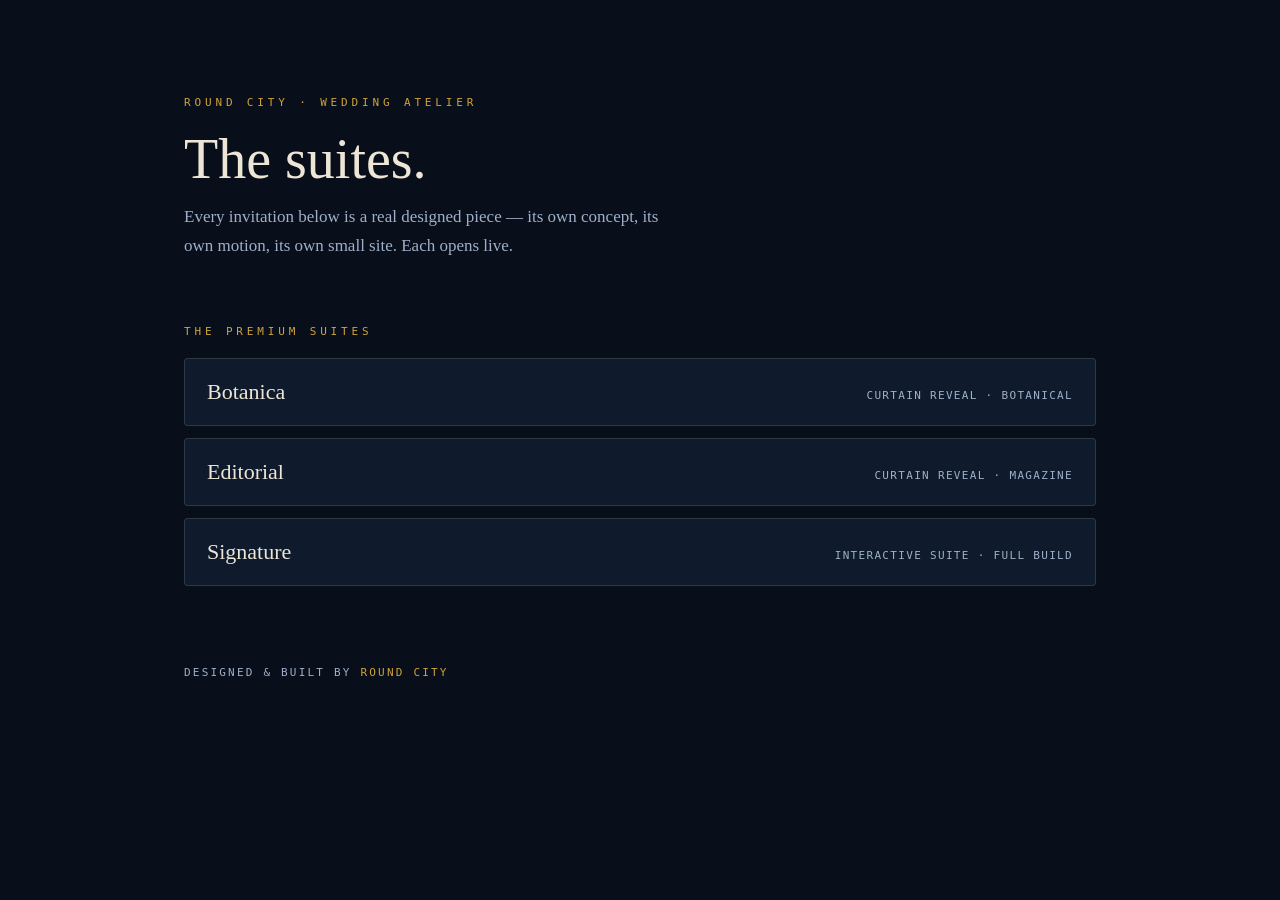
<file: index.html>
<!DOCTYPE html>
<html lang="en">
<head>
<meta charset="UTF-8">
<meta name="viewport" content="width=device-width, initial-scale=1.0">
<title>Wedding Atelier — the suites · Round City</title>
<meta name="description" content="Bespoke wedding invitation suites designed and built by Round City — each one its own small world.">
<style>
  :root { --night:#0F1B2D; --river:#080E1A; --plaster:#EDE6D6; --gold:#CFA43B; --mist:#9FB0C8; }
  * { margin:0; padding:0; box-sizing:border-box; }
  body { background:var(--river); color:var(--plaster); font-family:Georgia,'Times New Roman',serif; }
  .wrap { max-width:960px; margin:0 auto; padding:96px 24px; }
  .eyebrow { font-family:ui-monospace,Menlo,monospace; font-size:11px; letter-spacing:.35em; text-transform:uppercase; color:var(--gold); }
  h1 { font-size:clamp(34px,5vw,56px); font-weight:400; margin:18px 0 12px; }
  .lede { color:var(--mist); font-size:17px; line-height:1.7; max-width:56ch; }
  h2 { font-family:ui-monospace,Menlo,monospace; font-size:11px; letter-spacing:.35em; text-transform:uppercase; color:var(--gold); margin:64px 0 20px; font-weight:400; }
  ul { list-style:none; display:grid; gap:12px; }
  a.suite { display:flex; justify-content:space-between; align-items:baseline; gap:16px; padding:20px 22px; border:1px solid rgba(237,230,214,.14); border-radius:4px; background:var(--night); color:var(--plaster); text-decoration:none; transition:border-color .2s, transform .2s; }
  a.suite:hover { border-color:var(--gold); transform:translateY(-1px); }
  .name { font-size:22px; }
  .note { font-family:ui-monospace,Menlo,monospace; font-size:11px; letter-spacing:.12em; color:var(--mist); text-transform:uppercase; white-space:nowrap; }
  footer { margin-top:80px; font-family:ui-monospace,Menlo,monospace; font-size:11px; letter-spacing:.2em; color:var(--mist); text-transform:uppercase; }
  footer a { color:var(--gold); text-decoration:none; }
</style>
</head>
<body>
<div class="wrap">
  <p class="eyebrow">Round City · Wedding Atelier</p>
  <h1>The suites.</h1>
  <p class="lede">Every invitation below is a real designed piece — its own concept, its own motion, its own small site. Each opens live.</p>

  <h2>The premium suites</h2>
  <ul>
    <li><a class="suite" href="/botanica/"><span class="name">Botanica</span><span class="note">Curtain reveal · botanical</span></a></li>
    <li><a class="suite" href="/editorial/"><span class="name">Editorial</span><span class="note">Curtain reveal · magazine</span></a></li>
    <li><a class="suite" href="/roundcity-atelier/signature/"><span class="name">Signature</span><span class="note">Interactive suite · full build</span></a></li>
  </ul>

  <footer>Designed &amp; built by <a href="https://roundcity.co/jobs/wedding-atelier">Round City</a></footer>
</div>
</body>
</html>
</file>
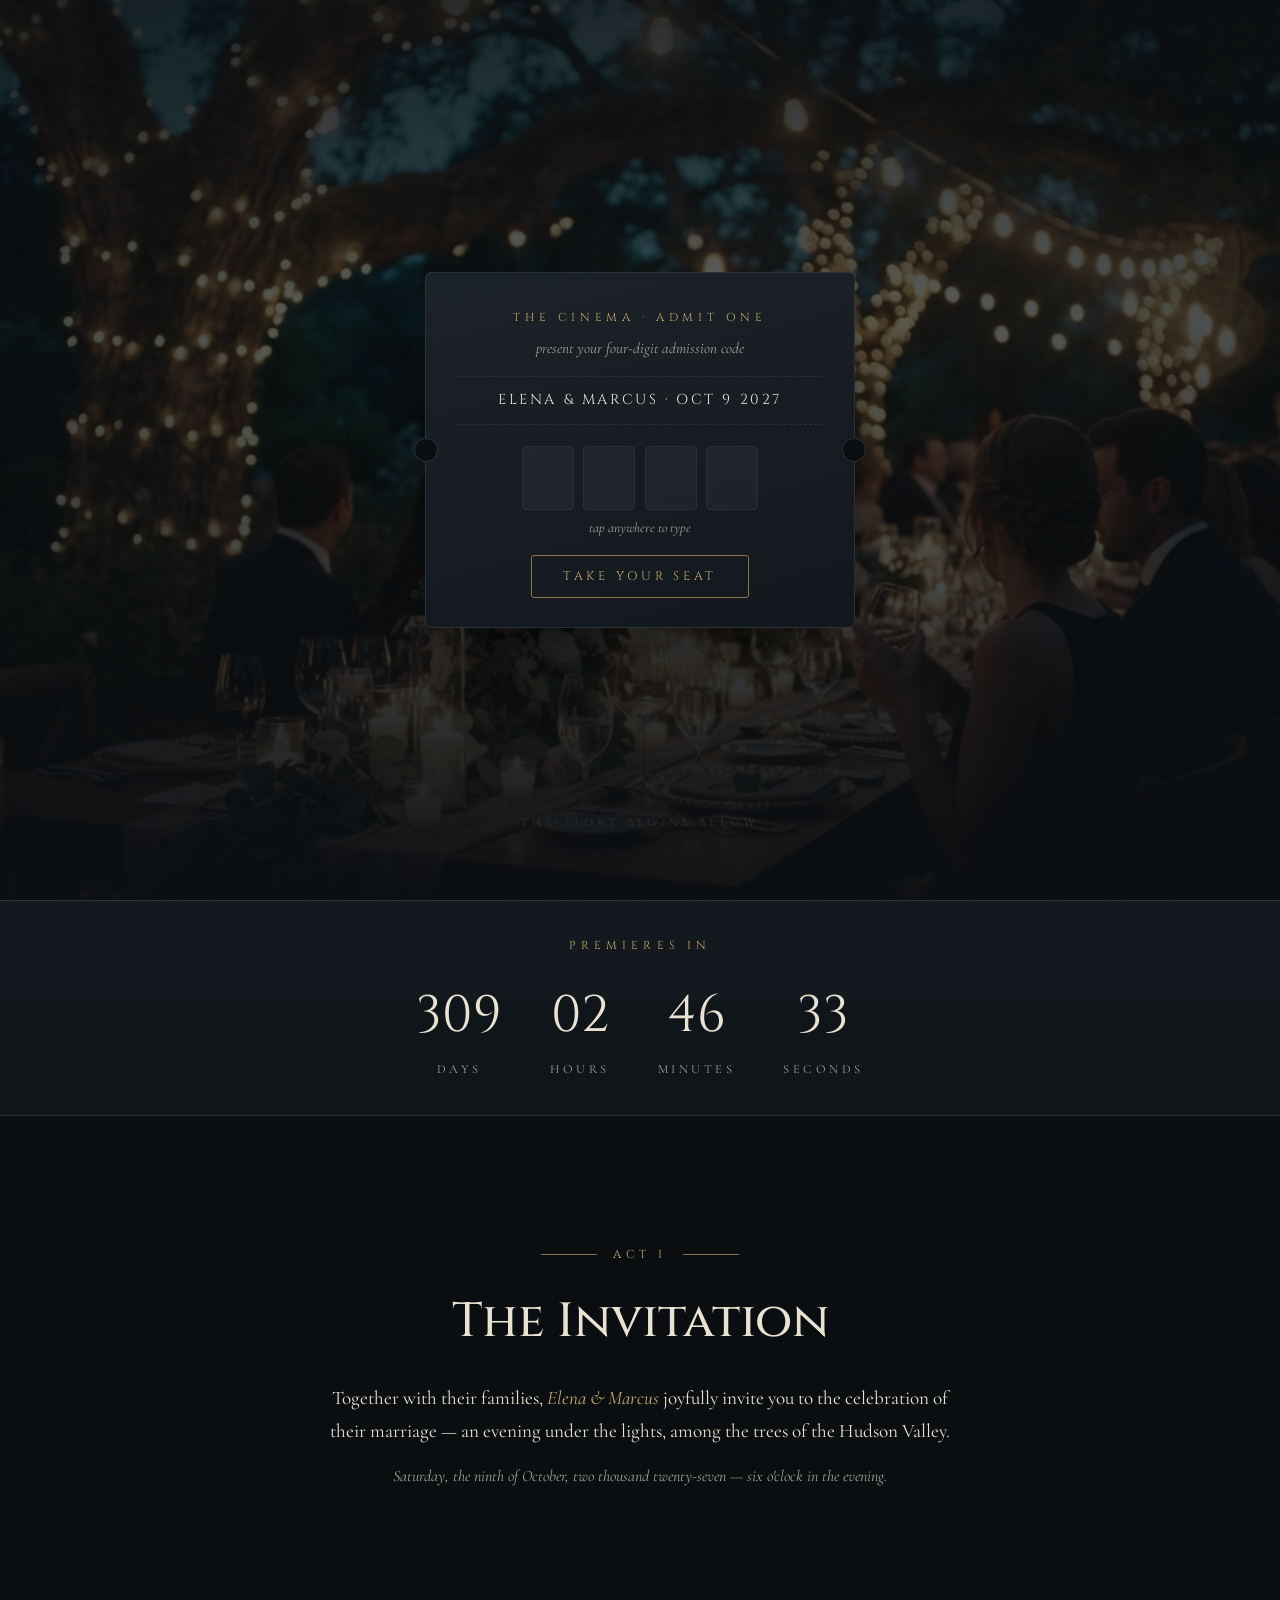
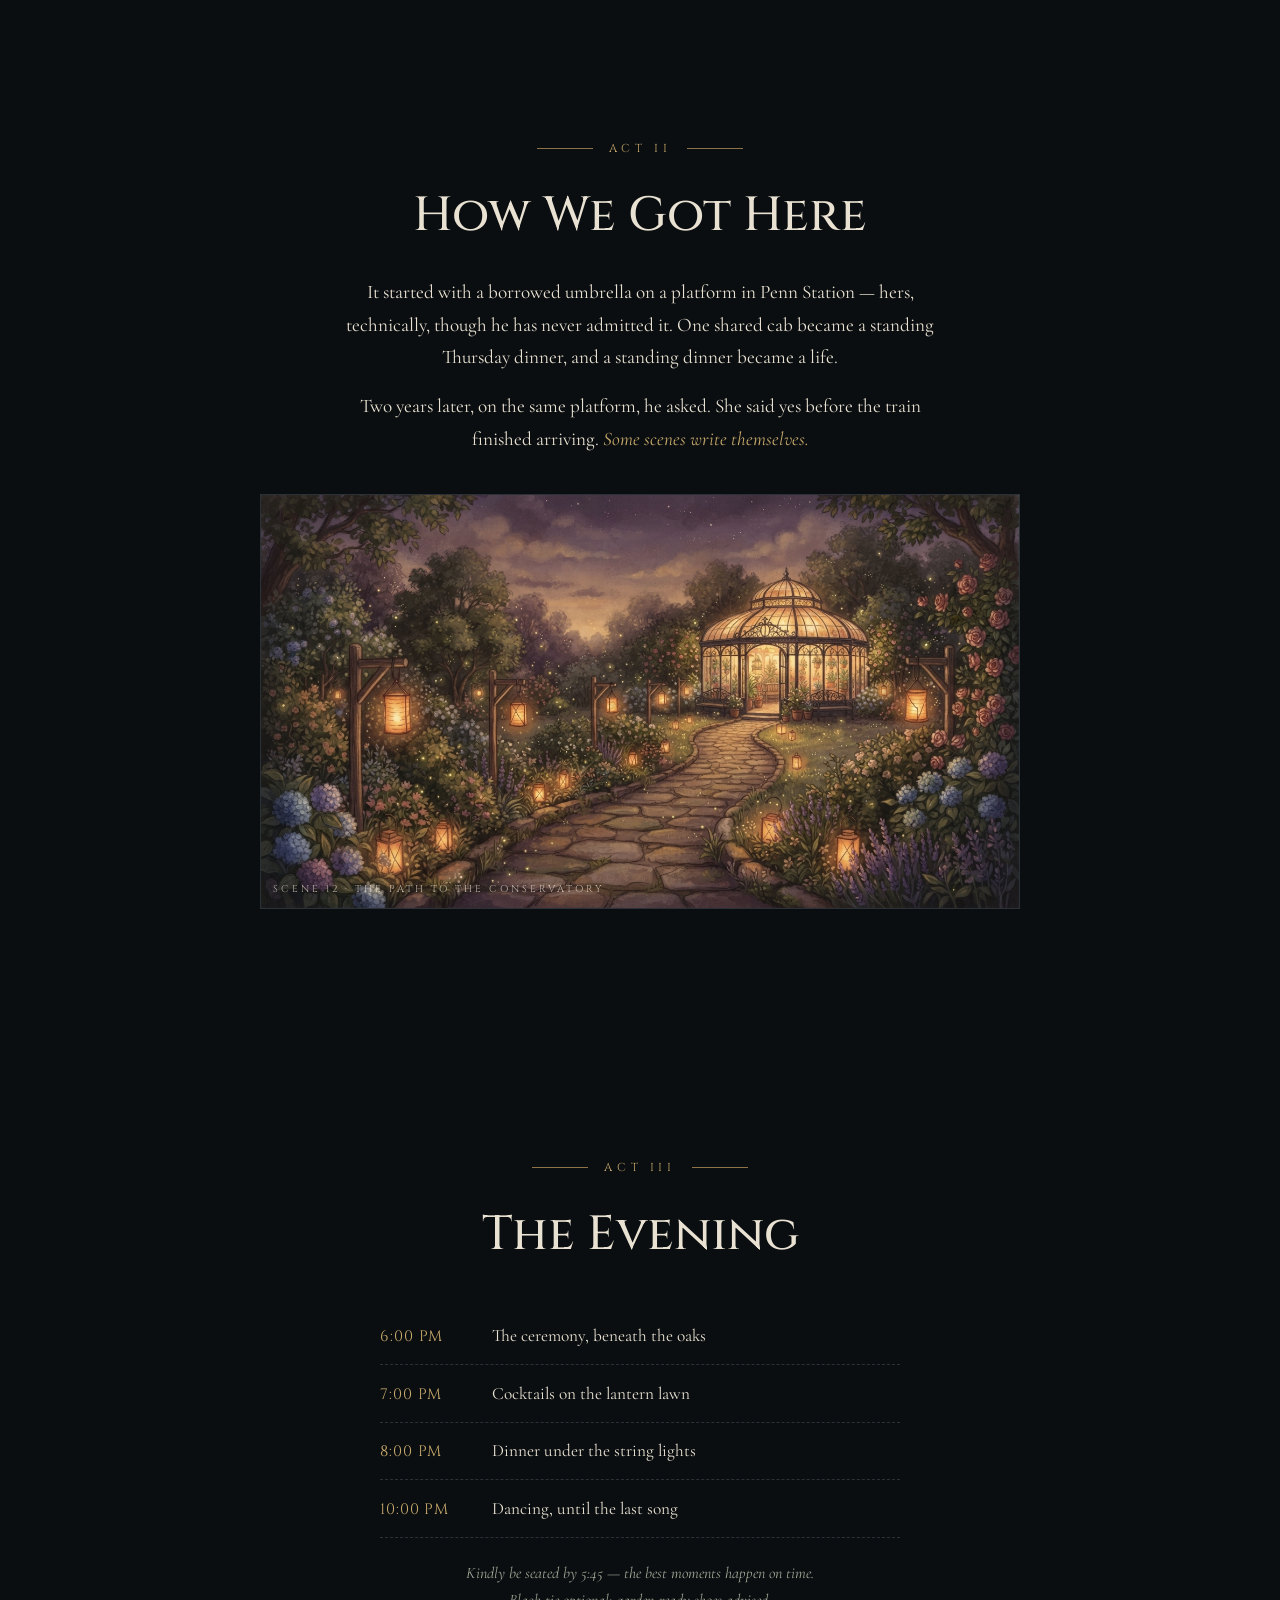
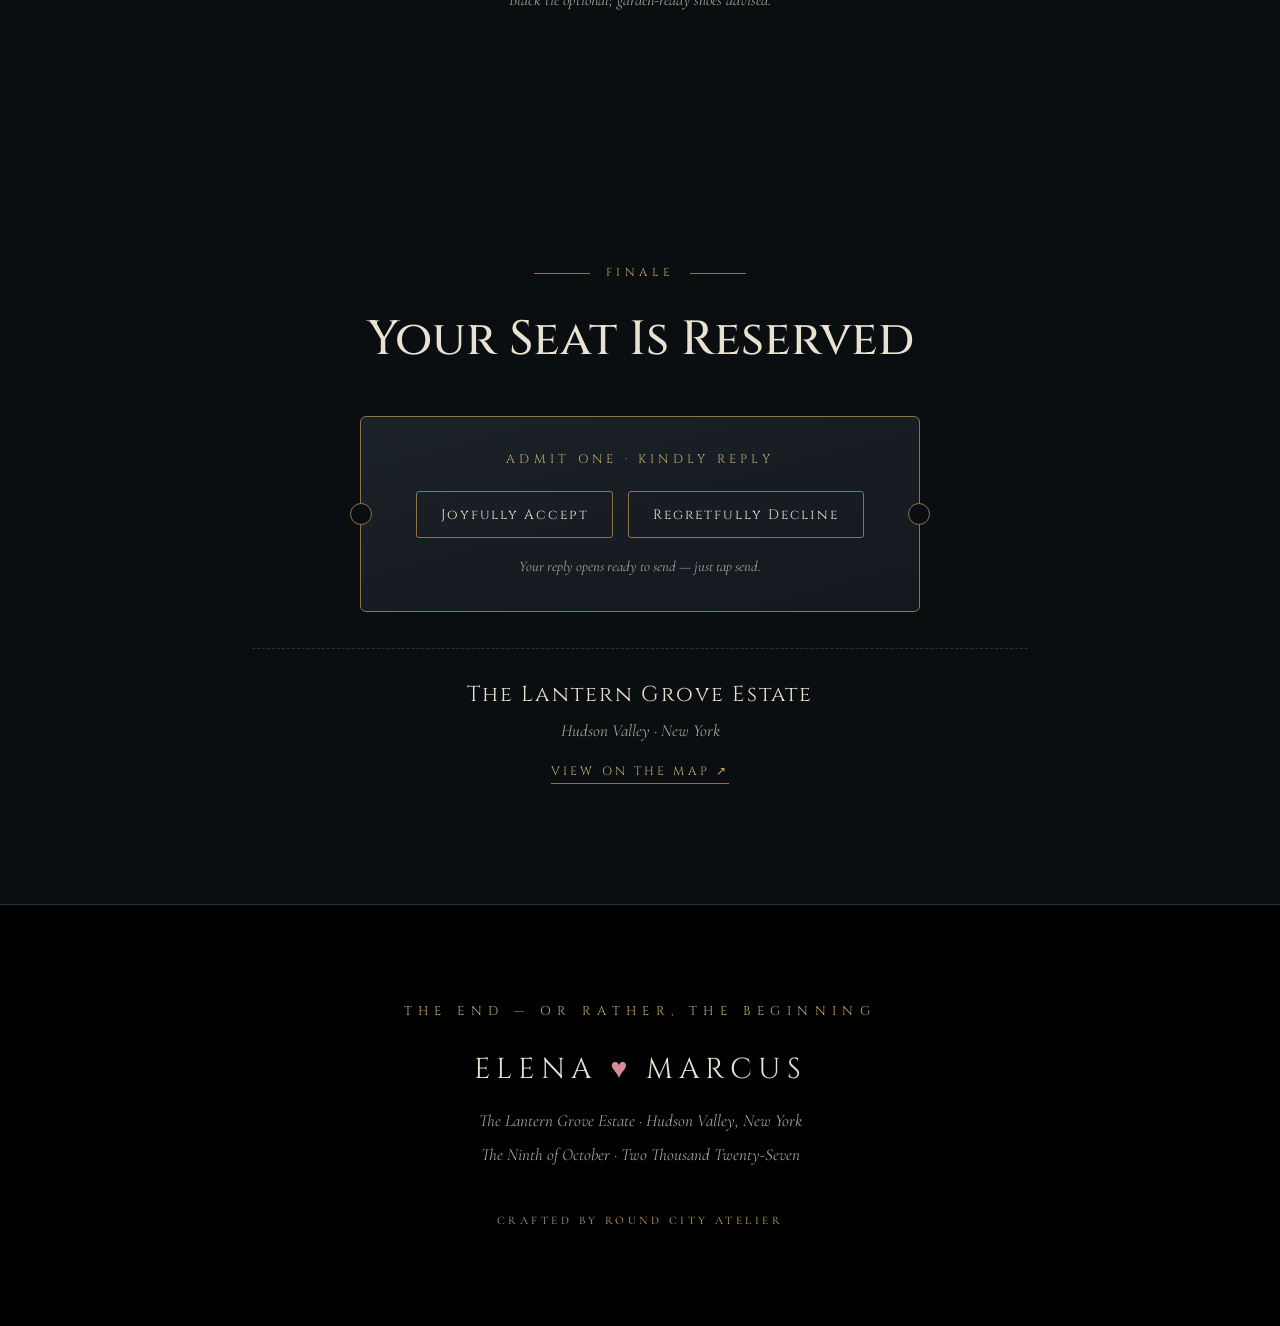
<file: cinema/index.html>
<!DOCTYPE html>
<html lang="en">
<head>
<meta charset="utf-8">
<title>Elena &amp; Marcus — The Cinema — October 9, 2027</title>
<meta name="viewport" content="width=device-width, initial-scale=1">
<link rel="preconnect" href="https://fonts.googleapis.com">
<link rel="preconnect" href="https://fonts.gstatic.com" crossorigin>
<link href="https://fonts.googleapis.com/css2?family=Cinzel:wght@400;500;600&family=Cormorant+Garamond:ital,wght@0,400;0,500;1,400;1,500&display=swap" rel="stylesheet">
<style>
:root{
  --bg:#0B0E11; --bg2:#10151A; --ink:#E9E2D2; --ink-2:#9DA694;
  --gold:#C6A96B; --gold-2:#8C7448; --line:#2A3238; --teal:#1E3234;
}
*{margin:0;padding:0;box-sizing:border-box}
html{scroll-behavior:smooth}
body{background:var(--bg);color:var(--ink);font-family:'Cormorant Garamond',Georgia,serif;font-size:17px;line-height:1.7;overflow-x:hidden;-webkit-font-smoothing:antialiased}
body.locked{overflow:hidden;height:100vh}
.cz{font-family:'Cinzel',Georgia,serif}
::selection{background:rgba(198,169,107,.3)}

/* film grain */
.grain{position:fixed;inset:-100px;z-index:60;pointer-events:none;opacity:.05;
  background-image:url("data:image/svg+xml;utf8,<svg xmlns='http://www.w3.org/2000/svg' width='240' height='240'><filter id='g'><feTurbulence type='fractalNoise' baseFrequency='.85' numOctaves='2'/></filter><rect width='240' height='240' filter='url(%23g)'/></svg>");
  animation:grain 7s steps(8) infinite}
@keyframes grain{0%,100%{transform:translate(0,0)}25%{transform:translate(-40px,30px)}50%{transform:translate(30px,-45px)}75%{transform:translate(-25px,-20px)}}

/* letterbox */
.bar{position:fixed;left:0;right:0;height:0;background:#000;z-index:55;transition:height 1.6s cubic-bezier(.7,0,.3,1)}
.bar.t{top:0}.bar.b{bottom:0}
body.screened .bar{height:clamp(26px,5vh,54px)}

/* ---------- admission gate ---------- */
#gate{position:fixed;inset:0;z-index:70;display:flex;align-items:center;justify-content:center;padding:1.5rem;
  background:radial-gradient(120% 90% at 50% 40%, rgba(11,14,17,.55), rgba(11,14,17,.92));transition:opacity 1.2s ease}
#gate.gone{opacity:0;pointer-events:none}
.ticket{width:min(430px,94vw);background:linear-gradient(165deg,#1B2228,#12181D);border:1px solid var(--line);border-radius:6px;
  padding:2.2rem 2rem 1.8rem;text-align:center;position:relative;box-shadow:0 40px 80px -40px rgba(0,0,0,.9)}
.ticket::before,.ticket::after{content:'';position:absolute;top:50%;width:22px;height:22px;border-radius:50%;background:var(--bg);border:1px solid var(--line)}
.ticket::before{left:-12px;transform:translateY(-50%)}
.ticket::after{right:-12px;transform:translateY(-50%)}
.ticket .row1{font-family:'Cinzel',serif;letter-spacing:.4em;font-size:.72rem;color:var(--gold);text-transform:uppercase}
.ticket .row2{margin-top:.5rem;font-style:italic;color:var(--ink-2);font-size:.95rem}
.ticket .perf{margin:.9rem 0 1.3rem;border-top:1px dashed var(--line);border-bottom:1px dashed var(--line);padding:.7rem 0;
  font-family:'Cinzel',serif;letter-spacing:.18em;font-size:.9rem;color:var(--ink)}
.pin-row{display:flex;gap:.6rem;justify-content:center;margin:1.1rem 0 .4rem}
.pin-cell{width:52px;height:64px;border:1px solid var(--line);border-radius:4px;background:rgba(233,226,210,.04);
  font-family:'Cinzel',serif;font-size:1.7rem;color:var(--ink);text-align:center;line-height:64px}
#pinInput{position:absolute;opacity:0;pointer-events:none}
.pin-hint{font-size:.85rem;color:var(--ink-2);font-style:italic;min-height:1.3em}
.pin-hint.err{color:#D98A9A;animation:shake .35s}
@keyframes shake{0%,100%{transform:translateX(0)}25%{transform:translateX(-6px)}75%{transform:translateX(6px)}}
.ticket .enter{display:inline-block;margin-top:1rem;cursor:pointer;font-family:'Cinzel',serif;letter-spacing:.3em;font-size:.78rem;text-transform:uppercase;
  color:var(--gold);border:1px solid var(--gold-2);padding:.75rem 1.9rem;border-radius:3px;background:none;transition:.25s}
.ticket .enter:hover{background:var(--gold);color:#12100a}

/* ---------- screen (hero) ---------- */
.screen{position:relative;height:100vh;min-height:560px;overflow:hidden;display:flex;align-items:center;justify-content:center}
.screen video,.screen img.poster{position:absolute;inset:0;width:100%;height:100%;object-fit:cover;filter:saturate(.92) contrast(1.05)}
.screen::after{content:'';position:absolute;inset:0;background:
  linear-gradient(180deg, rgba(11,14,17,.55) 0%, rgba(11,14,17,.15) 35%, rgba(11,14,17,.25) 65%, rgba(11,14,17,.8) 100%)}
.titlecard{position:relative;z-index:3;text-align:center;padding:0 1.5rem;opacity:0;transform:translateY(24px);transition:opacity 1.8s ease,transform 1.8s ease}
body.screened .titlecard{opacity:1;transform:none}
.titlecard .presents{font-family:'Cinzel',serif;letter-spacing:.5em;font-size:clamp(.7rem,1.6vw,.85rem);color:var(--ink-2);text-transform:uppercase}
.titlecard h1{font-family:'Cinzel',serif;font-weight:500;font-size:clamp(2.6rem,8vw,5.6rem);line-height:1.15;margin:1.2rem 0 .4rem;text-shadow:0 4px 40px rgba(0,0,0,.6)}
.titlecard h1 .amp{color:var(--gold);font-style:italic;font-family:'Cormorant Garamond',serif}
.titlecard .greet{margin-top:.8rem;font-style:italic;font-size:clamp(1rem,2.4vw,1.25rem);color:var(--gold)}
.titlecard .date-line{margin-top:1.4rem;font-family:'Cinzel',serif;letter-spacing:.3em;font-size:clamp(.72rem,1.8vw,.92rem);color:var(--ink)}
.scroll-cue{position:absolute;bottom:calc(clamp(26px,5vh,54px) + 1.4rem);left:50%;transform:translateX(-50%);z-index:3;
  font-family:'Cinzel',serif;letter-spacing:.4em;font-size:.68rem;color:var(--ink-2);text-transform:uppercase;animation:cue 2.4s ease-in-out infinite}
@keyframes cue{0%,100%{opacity:.4;transform:translateX(-50%) translateY(0)}50%{opacity:1;transform:translateX(-50%) translateY(6px)}}

/* ---------- acts ---------- */
.act{position:relative;padding:clamp(4.5rem,10vw,7.5rem) 1.4rem;max-width:820px;margin:0 auto;text-align:center}
.slate{display:inline-flex;align-items:center;gap:1rem;font-family:'Cinzel',serif;letter-spacing:.4em;font-size:.72rem;color:var(--gold);text-transform:uppercase}
.slate::before,.slate::after{content:'';width:56px;height:1px;background:var(--gold-2)}
.act h2{font-family:'Cinzel',serif;font-weight:500;font-size:clamp(1.9rem,5vw,3rem);margin:1rem 0 1.2rem}
.act p.body{color:var(--ink);font-size:clamp(1.02rem,2.4vw,1.2rem);max-width:620px;margin:0 auto 1rem}
.act p.body em{color:var(--gold)}
.act .quiet{color:var(--ink-2);font-style:italic;font-size:1rem}

.scene-img{margin:2.4rem auto 0;max-width:760px;border:1px solid var(--line);position:relative}
.scene-img img{width:100%;display:block;filter:saturate(.92)}
.scene-img .frame-tag{position:absolute;left:12px;bottom:10px;font-family:'Cinzel',serif;font-size:.62rem;letter-spacing:.3em;color:rgba(233,226,210,.75);text-transform:uppercase}

/* countdown marquee */
.premiere{border-top:1px solid var(--line);border-bottom:1px solid var(--line);background:var(--bg2);
  padding:2.2rem 1.4rem;text-align:center}
.premiere .lbl{font-family:'Cinzel',serif;letter-spacing:.44em;font-size:.72rem;color:var(--gold);text-transform:uppercase}
.count{display:flex;justify-content:center;gap:clamp(1.2rem,5vw,3rem);margin-top:1rem}
.count .cell .num{font-family:'Cinzel',serif;font-size:clamp(1.9rem,6vw,3.2rem);color:var(--ink)}
.count .cell .cap{font-size:.78rem;letter-spacing:.28em;text-transform:uppercase;color:var(--ink-2)}

/* program */
.prog{display:flex;flex-direction:column;gap:0;max-width:520px;margin:2rem auto 0;text-align:left}
.prog .row{display:flex;align-items:baseline;gap:1rem;padding:.85rem 0;border-bottom:1px dashed var(--line)}
.prog .t{font-family:'Cinzel',serif;color:var(--gold);min-width:96px;font-size:.95rem;letter-spacing:.06em}
.prog .w{font-size:1.08rem}

/* rsvp ticket */
.admit{max-width:560px;margin:2.2rem auto 0;border:1px solid var(--gold-2);border-radius:6px;background:linear-gradient(165deg,#1B2228,#12181D);
  padding:2rem 1.8rem;position:relative}
.admit::before,.admit::after{content:'';position:absolute;top:50%;width:20px;height:20px;border-radius:50%;background:var(--bg);border:1px solid var(--gold-2)}
.admit::before{left:-11px;transform:translateY(-50%)}
.admit::after{right:-11px;transform:translateY(-50%)}
.admit .ttl{font-family:'Cinzel',serif;letter-spacing:.34em;font-size:.78rem;color:var(--gold);text-transform:uppercase}
.rsvp-btns{display:flex;gap:.9rem;justify-content:center;flex-wrap:wrap;margin-top:1.3rem}
.rbtn{cursor:pointer;font-family:'Cinzel',serif;letter-spacing:.14em;font-size:.85rem;padding:.85rem 1.5rem;border-radius:3px;border:1px solid var(--gold-2);background:none;color:var(--ink);transition:.2s;min-width:190px}
.rbtn:hover{background:var(--gold);color:#12100a}
.rbtn.picked{background:var(--gold);color:#12100a}
.rsvp-note{margin-top:1rem;font-style:italic;color:var(--ink-2);font-size:.92rem}

/* venue */
.venue-card{margin-top:2.2rem;border-top:1px dashed var(--line);padding-top:1.8rem}
.venue-name{font-family:'Cinzel',serif;font-size:1.35rem;letter-spacing:.1em}
.venue-sub{color:var(--ink-2);font-style:italic;margin-top:.2rem}
.map-link{display:inline-block;margin-top:.9rem;font-family:'Cinzel',serif;font-size:.75rem;letter-spacing:.26em;text-transform:uppercase;color:var(--gold);text-decoration:none;border-bottom:1px solid var(--gold-2);padding-bottom:.15rem}

/* credits */
.credits{background:#000;padding:clamp(4rem,9vw,6rem) 1.4rem;text-align:center;border-top:1px solid var(--line)}
.credits .end{font-family:'Cinzel',serif;letter-spacing:.5em;font-size:.8rem;color:var(--gold);text-transform:uppercase}
.credits .mono{margin:1.4rem 0 .6rem;font-family:'Cinzel',serif;font-size:clamp(1.2rem,3.4vw,1.8rem);letter-spacing:.2em}
.credits .mono .h{color:#D98A9A}
.credits .lines{color:var(--ink-2);font-style:italic;line-height:2}
.credits .rc{margin-top:2.4rem;font-size:.72rem;letter-spacing:.3em;text-transform:uppercase;color:var(--ink-2)}
.credits .rc a{color:var(--gold);text-decoration:none}
.credits .rc a:hover{text-decoration:underline}

.rv{opacity:0;transform:translateY(22px);transition:opacity 1s ease,transform 1s ease}
.rv.in{opacity:1;transform:none}
@media (prefers-reduced-motion: reduce){.rv{opacity:1;transform:none}.grain{animation:none}}
</style>
</head>
<body class="locked">

<div class="grain" aria-hidden="true"></div>
<div class="bar t" aria-hidden="true"></div>
<div class="bar b" aria-hidden="true"></div>

<!-- admission -->
<div id="gate">
  <div class="ticket" role="dialog" aria-label="Enter your admission code">
    <div class="row1">The Cinema · Admit One</div>
    <div class="row2">present your four-digit admission code</div>
    <div class="perf">ELENA &amp; MARCUS · OCT 9 2027</div>
    <div class="pin-row" id="pinRow">
      <div class="pin-cell"></div><div class="pin-cell"></div><div class="pin-cell"></div><div class="pin-cell"></div>
    </div>
    <input id="pinInput" inputmode="numeric" autocomplete="off" maxlength="4" aria-label="4 digit admission code">
    <div class="pin-hint" id="pinHint">tap anywhere to type</div>
    <button class="enter" id="enterBtn" type="button">Take your seat</button>
  </div>
</div>

<main id="main">

  <!-- screen -->
  <section class="screen" id="screen">
    <img class="poster" src="hero.png" alt="Candlelit wedding table beneath string lights at dusk" id="poster">
    <video id="heroVid" muted loop playsinline preload="none" style="display:none">
      <source src="hero.mp4" type="video/mp4">
    </video>
    <div class="titlecard">
      <div class="presents">Round City Atelier presents</div>
      <h1>Elena <span class="amp">&amp;</span> Marcus</h1>
      <div class="greet" id="guestGreet"></div>
      <div class="date-line">SATURDAY · OCTOBER 9, 2027 · HUDSON VALLEY</div>
    </div>
    <div class="scroll-cue">The story begins below</div>
  </section>

  <!-- countdown -->
  <section class="premiere rv">
    <div class="lbl">Premieres in</div>
    <div class="count">
      <div class="cell"><div class="num" id="cd-d">—</div><div class="cap">Days</div></div>
      <div class="cell"><div class="num" id="cd-h">—</div><div class="cap">Hours</div></div>
      <div class="cell"><div class="num" id="cd-m">—</div><div class="cap">Minutes</div></div>
      <div class="cell"><div class="num" id="cd-s">—</div><div class="cap">Seconds</div></div>
    </div>
  </section>

  <!-- act i -->
  <section class="act rv">
    <div class="slate">Act I</div>
    <h2>The Invitation</h2>
    <p class="body">Together with their families, <em>Elena &amp; Marcus</em> joyfully invite you to the celebration of their marriage — an evening under the lights, among the trees of the Hudson Valley.</p>
    <p class="quiet">Saturday, the ninth of October, two thousand twenty-seven — six o'clock in the evening.</p>
  </section>

  <!-- act ii -->
  <section class="act rv">
    <div class="slate">Act II</div>
    <h2>How We Got Here</h2>
    <p class="body">It started with a borrowed umbrella on a platform in Penn Station — hers, technically, though he has never admitted it. One shared cab became a standing Thursday dinner, and a standing dinner became a life.</p>
    <p class="body">Two years later, on the same platform, he asked. She said yes before the train finished arriving. <em>Some scenes write themselves.</em></p>
    <div class="scene-img">
      <img src="dusk-path.png" alt="A lantern-lit garden path leading to a glowing conservatory at dusk" loading="lazy">
      <div class="frame-tag">Scene 12 · The Path to the Conservatory</div>
    </div>
  </section>

  <!-- act iii -->
  <section class="act rv">
    <div class="slate">Act III</div>
    <h2>The Evening</h2>
    <div class="prog">
      <div class="row"><div class="t">6:00 PM</div><div class="w">The ceremony, beneath the oaks</div></div>
      <div class="row"><div class="t">7:00 PM</div><div class="w">Cocktails on the lantern lawn</div></div>
      <div class="row"><div class="t">8:00 PM</div><div class="w">Dinner under the string lights</div></div>
      <div class="row"><div class="t">10:00 PM</div><div class="w">Dancing, until the last song</div></div>
    </div>
    <p class="quiet" style="margin-top:1.4rem">Kindly be seated by 5:45 — the best moments happen on time.<br>Black tie optional; garden-ready shoes advised.</p>
  </section>

  <!-- finale -->
  <section class="act rv">
    <div class="slate">Finale</div>
    <h2>Your Seat Is Reserved</h2>
    <div class="admit">
      <div class="ttl">Admit One · Kindly Reply</div>
      <div class="rsvp-btns">
        <button class="rbtn yes" id="rsvpYes" type="button">Joyfully Accept</button>
        <button class="rbtn no" id="rsvpNo" type="button">Regretfully Decline</button>
      </div>
      <div class="rsvp-note" id="rsvpNote">Your reply opens ready to send — just tap send.</div>
    </div>
    <div class="venue-card">
      <div class="venue-name">The Lantern Grove Estate</div>
      <div class="venue-sub">Hudson Valley · New York</div>
      <a class="map-link" href="https://maps.google.com/?q=Hudson+Valley+New+York" target="_blank" rel="noopener">View on the map ↗</a>
    </div>
  </section>

  <!-- credits -->
  <section class="credits rv">
    <div class="end">The End — or rather, the beginning</div>
    <div class="mono">ELENA <span class="h">♥</span> MARCUS</div>
    <div class="lines">
      The Lantern Grove Estate · Hudson Valley, New York<br>
      The Ninth of October · Two Thousand Twenty-Seven
    </div>
    <div class="rc">Crafted by <a href="https://roundcity.co/jobs/wedding-atelier" target="_blank" rel="noopener">Round City Atelier</a></div>
  </section>

</main>

<script>
(function(){
"use strict";
var GUESTS = {
  "1001":{en:"Mr. & Mrs. Alden"},
  "1002":{en:"The Barrett Family"},
  "1003":{en:"Ms. Camille Ford"},
  "1004":{en:"Mr. Dominic Shaw & Ms. Lena Park"},
  "1005":{en:"The Granger Family"},
  "1006":{en:"Mr. Hugo Bell"},
  "1007":{en:"Dr. & Mrs. Ingram"},
  "1008":{en:"Ms. Juliet Marsh"},
  "1009":{en:"Mr. & Mrs. Kingsley"},
  "1010":{en:"Ms. Nora Delgado"},
  "1011":{en:"The Prescott Family"},
  "1012":{en:"Mr. Quentin Hale"},
  "1013":{en:"Ms. Rosa Lindqvist"},
  "1014":{en:"Mr. & Mrs. Sterling"},
  "1015":{en:"Ms. Tess Marlowe"},
  "1016":{en:"The Vaughn Family"}
};
var RSVP_TO = 'ali@roundcity.co';
var gate = document.getElementById('gate');
var input = document.getElementById('pinInput');
var cells = document.querySelectorAll('.pin-cell');
var hint = document.getElementById('pinHint');
var code = '';

function render(){ for(var i=0;i<4;i++){ cells[i].textContent = code[i] ? code[i] : ''; cells[i].style.borderColor = code[i] ? 'var(--gold)' : 'var(--line)'; } }
function fail(){ hint.textContent = 'Code not recognized — please try again'; hint.classList.remove('err'); void hint.offsetWidth; hint.classList.add('err'); code=''; render(); }
function currentPin(){ try{ return sessionStorage.getItem('cinemaPin'); }catch(e){ return null; } }
function paramPin(){ try{ var m=(location.search||'').match(/[?&](?:p|pin)=(\d{3,6})/); var p=m?m[1]:null; return (p&&GUESTS[p])?p:null; }catch(e){ return null; } }

function admit(pin){
  var g = GUESTS[pin]; if(!g){ fail(); return; }
  try{ sessionStorage.setItem('cinemaPin', pin); }catch(e){}
  var el = document.getElementById('guestGreet');
  el.textContent = g.hearts ? ('♥ Reserved for ' + g.en + (g.nick ? ' — ' + g.nick : '') + ' ♥') : ('Reserved for ' + g.en);
  gate.classList.add('gone');
  document.body.classList.remove('locked');
  document.body.classList.add('screened');
  setTimeout(function(){ gate.style.display='none'; }, 1300);
  startVideo();
}
function startVideo(){
  var v = document.getElementById('heroVid');
  fetch('hero.mp4', {method:'HEAD'}).then(function(r){
    if(!r.ok) return;
    v.style.display='block';
    v.play().then(function(){ document.getElementById('poster').style.transition='opacity 1.5s'; document.getElementById('poster').style.opacity='0'; }).catch(function(){});
  }).catch(function(){});
}

gate.addEventListener('click', function(){ input.focus(); });
document.getElementById('enterBtn').addEventListener('click', function(){ if(code.length===4) admit(code); else input.focus(); });
input.addEventListener('input', function(){
  code = input.value.replace(/\D/g,'').slice(0,4); input.value = code; render();
  if(code.length===4) setTimeout(function(){ admit(code); }, 250);
});
var pp = paramPin();
if (pp){ setTimeout(function(){ admit(pp); }, 400); }
else { var st = currentPin(); if(st && GUESTS[st]) admit(st); else setTimeout(function(){ input.focus(); }, 600); }

/* countdown — Oct 9 2027, 6:00 PM EDT = 22:00 UTC */
var target = Date.UTC(2027,9,9,22,0,0);
var D=document.getElementById('cd-d'),H=document.getElementById('cd-h'),M=document.getElementById('cd-m'),S=document.getElementById('cd-s');
function pad(n){return n<10?'0'+n:''+n;}
function tick(){var ms=Math.max(0,target-Date.now());var s=Math.floor(ms/1000);
  D.textContent=Math.floor(s/86400);H.textContent=pad(Math.floor(s/3600)%24);M.textContent=pad(Math.floor(s/60)%60);S.textContent=pad(s%60);}
tick();setInterval(tick,1000);

/* rsvp */
function rsvpMail(kind){
  var pin = currentPin() || paramPin();
  var who = (pin && GUESTS[pin]) ? GUESTS[pin].en + ' (code ' + pin + ')' : 'Guest (please add your name)';
  var subj = kind==='yes' ? 'RSVP — Joyfully accept ✔ — '+who : 'RSVP — Regretfully decline — '+who;
  var body = 'Elena & Marcus — October 9, 2027\n\n'+who+'\n\n'+(kind==='yes'?'WE JOYFULLY ACCEPT\n\nNumber attending: ':'We regretfully cannot attend.\n\nWith love and best wishes.');
  return 'mailto:'+RSVP_TO+'?subject='+encodeURIComponent(subj)+'&body='+encodeURIComponent(body);
}
var y=document.getElementById('rsvpYes'),n=document.getElementById('rsvpNo');
function go(kind){
  y.classList.toggle('picked',kind==='yes');n.classList.toggle('picked',kind==='no');
  try{localStorage.setItem('cinemaRsvp',kind);}catch(e){}
  document.getElementById('rsvpNote').textContent = kind==='yes'?'Reply opened in your mail — tap send to confirm.':'Reply opened in your mail — tap send. We will miss you.';
  window.location.href = rsvpMail(kind);
}
y.addEventListener('click',function(){go('yes');});
n.addEventListener('click',function(){go('no');});
try{var prev=localStorage.getItem('cinemaRsvp');if(prev){y.classList.toggle('picked',prev==='yes');n.classList.toggle('picked',prev==='no');}}catch(e){}

/* reveal */
var io=new IntersectionObserver(function(es){es.forEach(function(e){if(e.isIntersecting){e.target.classList.add('in');io.unobserve(e.target);}});},{threshold:.12});
document.querySelectorAll('.rv').forEach(function(n){io.observe(n);});
setTimeout(function(){document.querySelectorAll('.rv').forEach(function(n){n.classList.add('in');});},3500);
})();
</script>
</body>
</html>
</file>
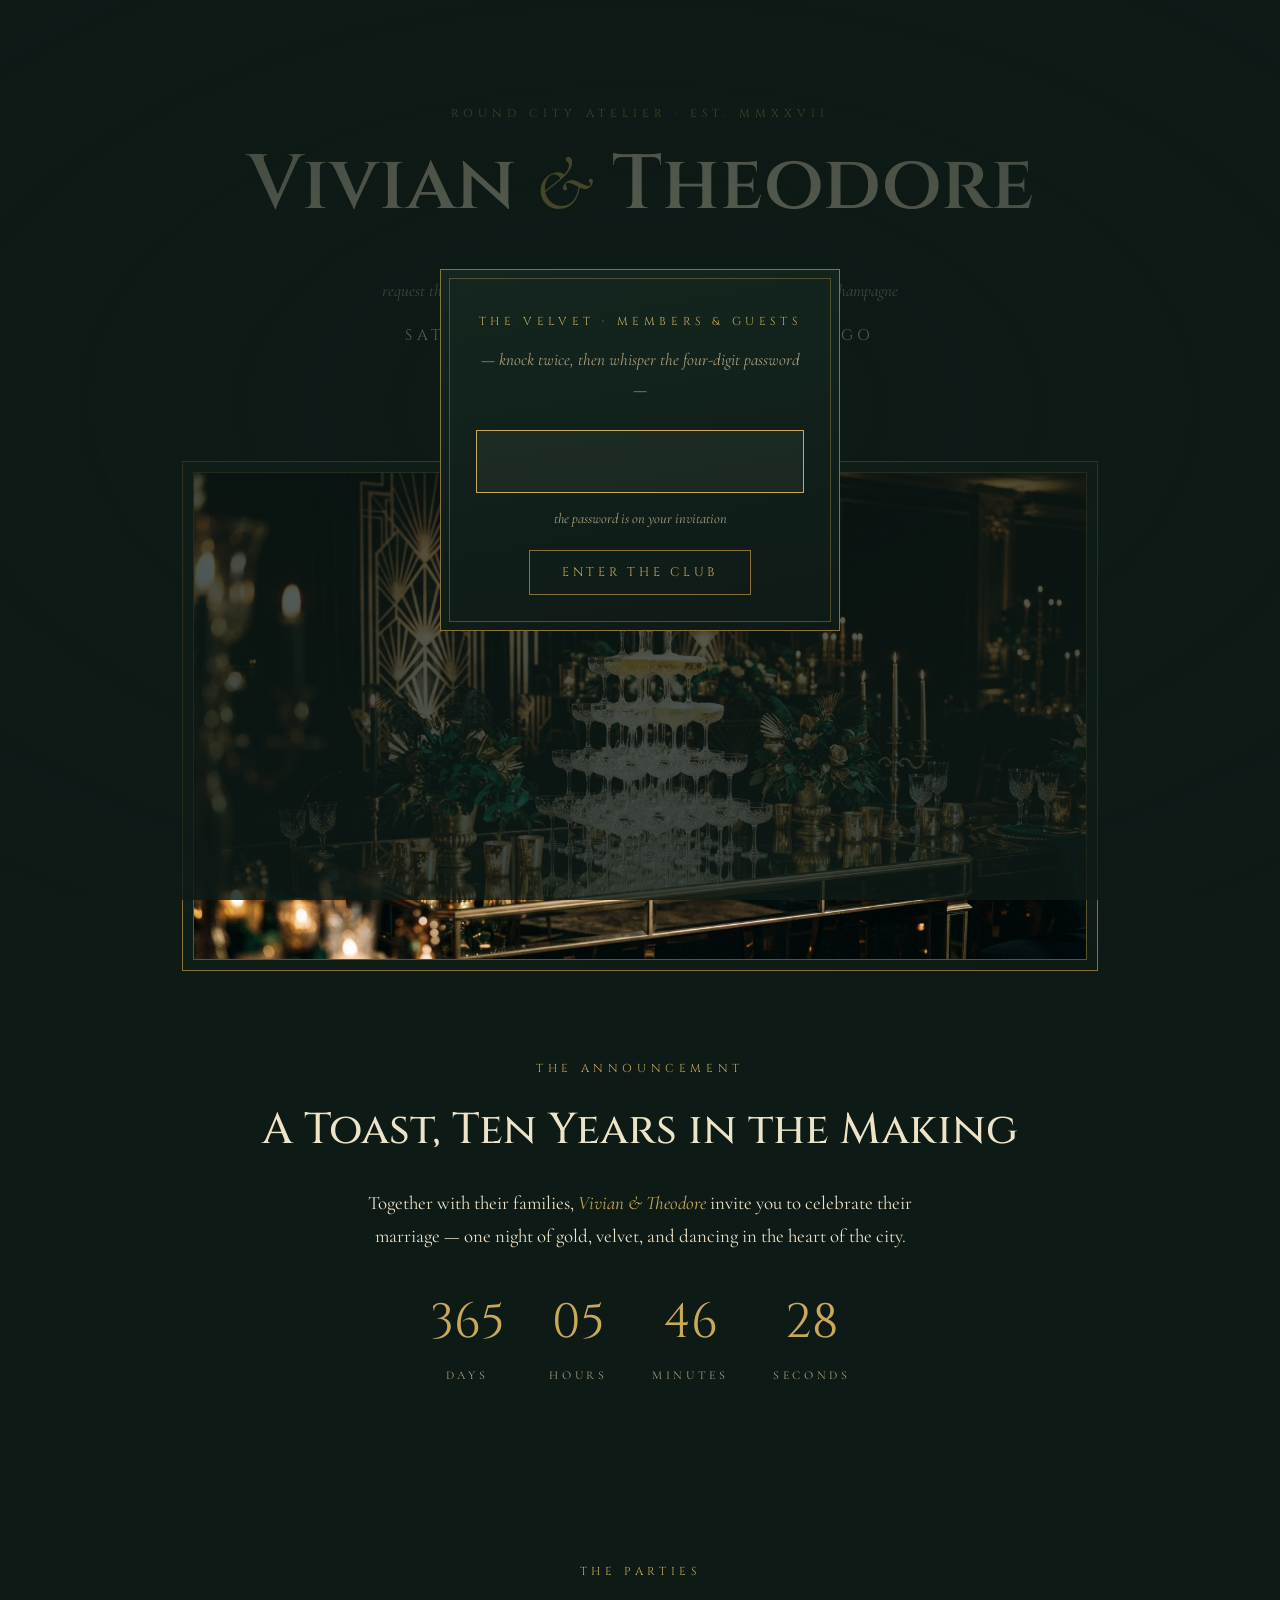
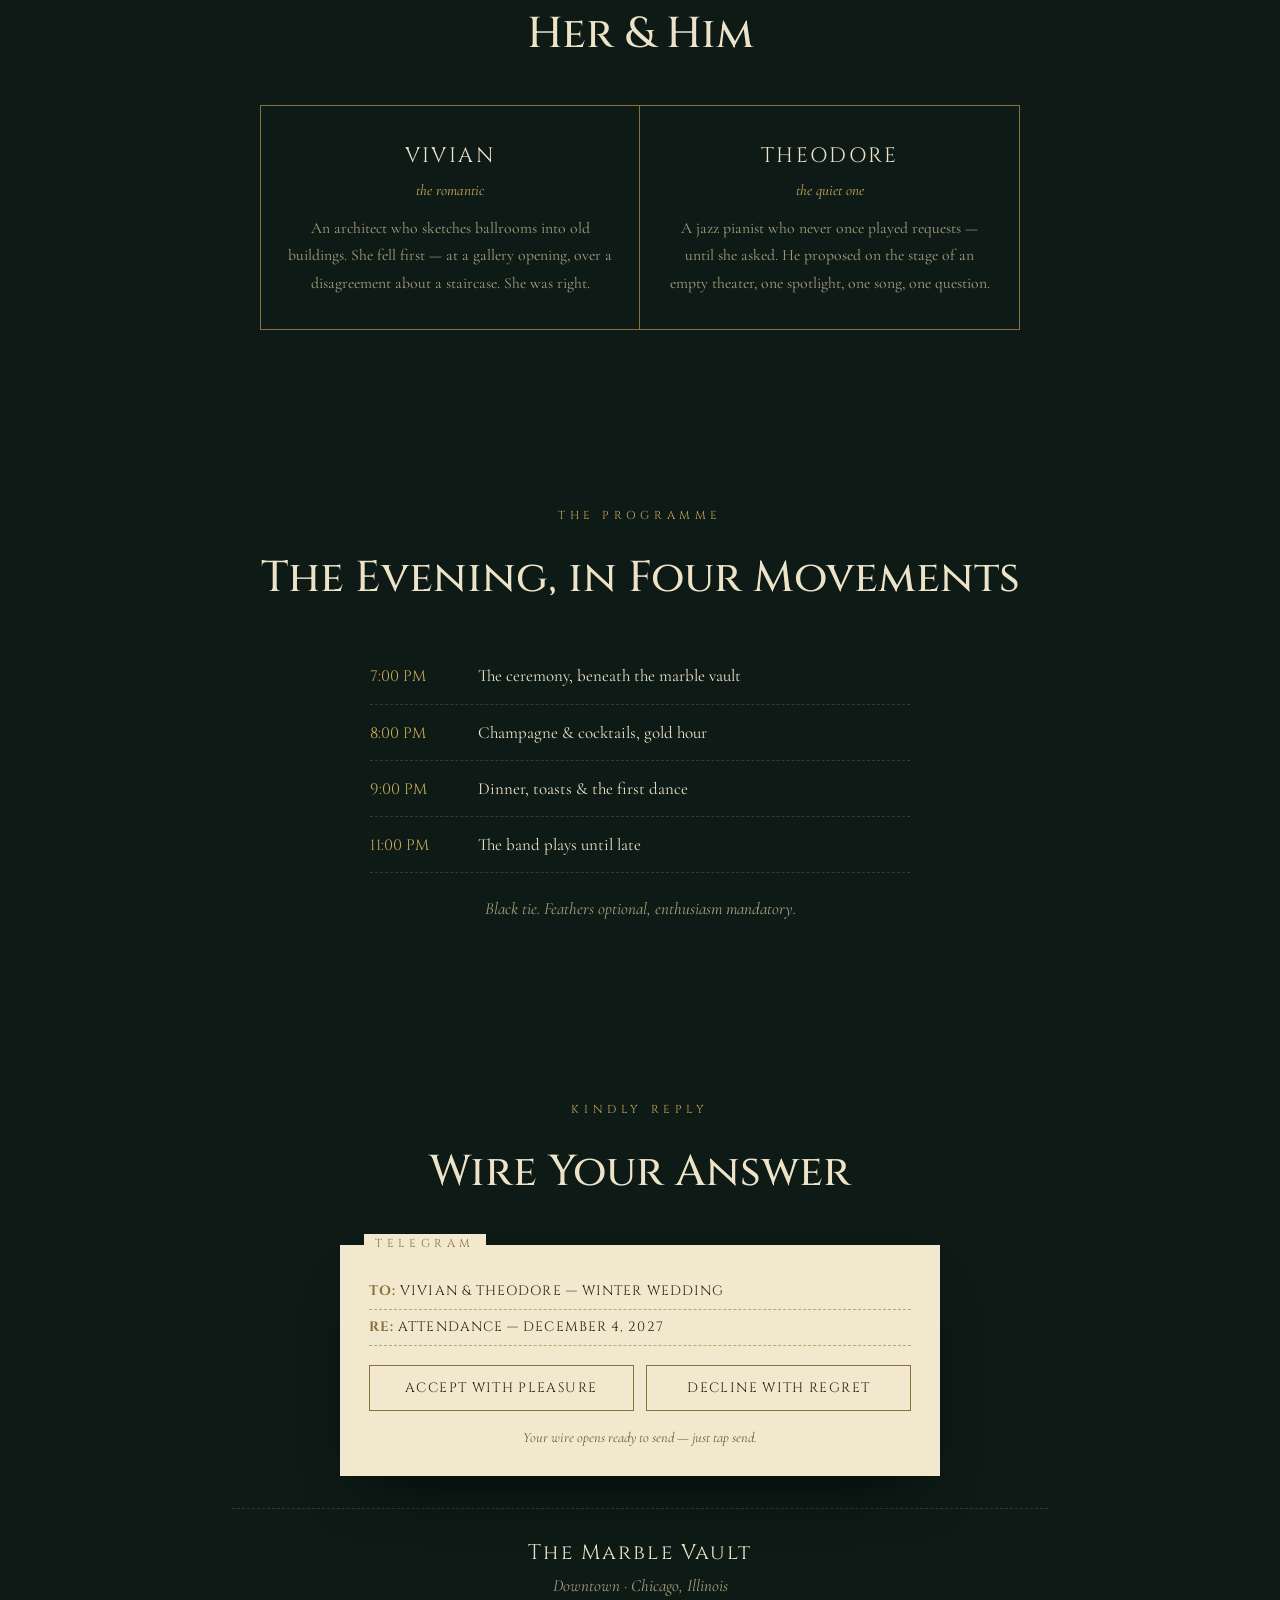
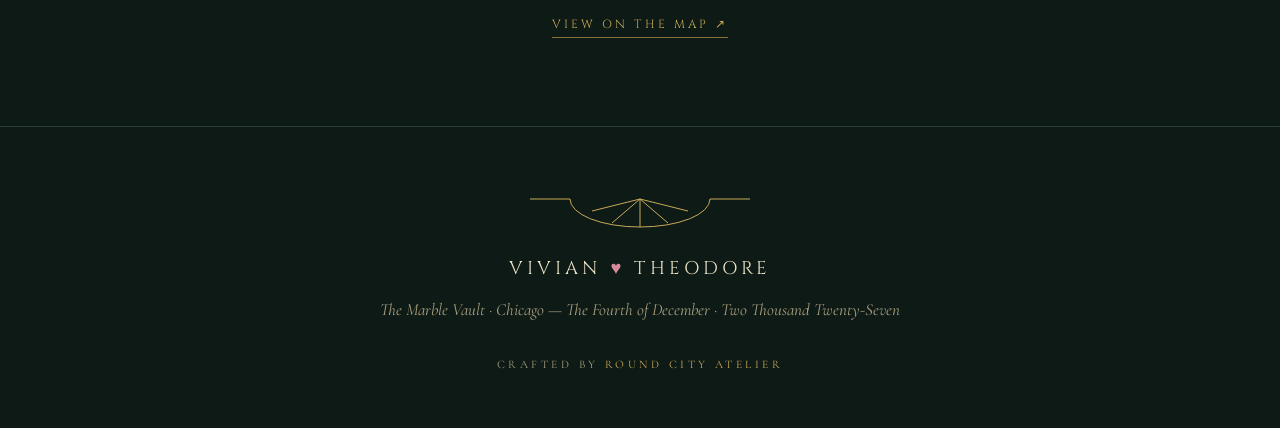
<file: velvet/index.html>
<!DOCTYPE html>
<html lang="en">
<head>
<meta charset="utf-8">
<title>Vivian &amp; Theodore — The Velvet — December 4, 2027</title>
<meta name="viewport" content="width=device-width, initial-scale=1">
<link rel="preconnect" href="https://fonts.googleapis.com">
<link rel="preconnect" href="https://fonts.gstatic.com" crossorigin>
<link href="https://fonts.googleapis.com/css2?family=Cinzel:wght@400;500;600&family=Cormorant+Garamond:ital,wght@0,400;0,500;1,400;1,500&display=swap" rel="stylesheet">
<style>
:root{
  --velvet:#0E1A16; --velvet2:#12241D; --ink:#EDE3C8; --ink-2:#A99F7E;
  --gold:#C9A959; --gold-2:#8A713B; --line:#2C3E33;
}
*{margin:0;padding:0;box-sizing:border-box}
html{scroll-behavior:smooth}
body{background:var(--velvet);color:var(--ink);font-family:'Cormorant Garamond',Georgia,serif;font-size:17px;line-height:1.75;overflow-x:hidden;-webkit-font-smoothing:antialiased}
body.locked{overflow:hidden;height:100vh}
.cz{font-family:'Cinzel',Georgia,serif}
body::before{content:'';position:fixed;inset:0;pointer-events:none;opacity:.07;mix-blend-mode:multiply;
  background-image:url("data:image/svg+xml;utf8,<svg xmlns='http://www.w3.org/2000/svg' width='240' height='240'><filter id='g'><feTurbulence type='fractalNoise' baseFrequency='.9' numOctaves='2'/><feColorMatrix values='0 0 0 0 .2 0 0 0 0 .25 0 0 0 0 .15 0 0 0 .6 0'/></filter><rect width='240' height='240' filter='url(%23g)'/></svg>")}

/* deco fan divider */
.fan{display:flex;justify-content:center;margin:1.4rem 0;color:var(--gold)}
.fan svg{width:220px;height:34px}

/* ---------- speakeasy gate ---------- */
#gate{position:fixed;inset:0;z-index:70;display:flex;align-items:center;justify-content:center;padding:1.5rem;
  background:radial-gradient(110% 90% at 50% 45%, rgba(14,26,22,.6), rgba(14,26,22,.95));transition:opacity 1.2s ease}
#gate.gone{opacity:0;pointer-events:none}
.door{width:min(400px,94vw);text-align:center;border:1px solid var(--gold-2);padding:2.6rem 2.2rem 2.2rem;position:relative;background:linear-gradient(170deg,#14261F,#0E1A16)}
.door::before{content:'';position:absolute;inset:8px;border:1px solid rgba(201,169,89,.35);pointer-events:none}
.door .knock{font-family:'Cinzel',serif;letter-spacing:.4em;font-size:.72rem;color:var(--gold);text-transform:uppercase}
.door .whisper{margin:.8rem 0 1.6rem;font-style:italic;color:var(--ink-2)}
.door input{width:100%;background:rgba(237,227,200,.05);border:1px solid var(--gold-2);color:var(--ink);text-align:center;
  font-family:'Cinzel',serif;font-size:1.5rem;letter-spacing:.6em;padding:.9rem 0 .9rem .6em;outline:none}
.door input:focus{border-color:var(--gold)}
.door .hint{margin-top:.8rem;font-size:.9rem;font-style:italic;color:var(--ink-2);min-height:1.3em}
.door .hint.err{color:#D98A9A;animation:sh .35s}
@keyframes sh{0%,100%{transform:translateX(0)}25%{transform:translateX(-6px)}75%{transform:translateX(6px)}}
.door button{margin-top:1.2rem;cursor:pointer;font-family:'Cinzel',serif;letter-spacing:.3em;font-size:.78rem;text-transform:uppercase;
  color:var(--gold);border:1px solid var(--gold-2);padding:.8rem 2rem;background:none;transition:.25s}
.door button:hover{background:var(--gold);color:#14100a}

/* ---------- hero ---------- */
.hero{padding:clamp(4rem,9vw,6.5rem) 1.4rem 0;text-align:center}
.hero .est{font-family:'Cinzel',serif;letter-spacing:.44em;font-size:.72rem;color:var(--gold);text-transform:uppercase}
.hero h1{font-family:'Cinzel',serif;font-weight:600;font-size:clamp(2.4rem,7.4vw,4.8rem);line-height:1.14;margin:1rem 0 .3rem}
.hero h1 .amp{font-family:'Cormorant Garamond',serif;font-style:italic;color:var(--gold);font-weight:400}
.hero .greet{font-style:italic;color:var(--gold);font-size:clamp(1rem,2.4vw,1.2rem);min-height:1.5em}
.hero .invite{margin-top:.8rem;font-style:italic;color:var(--ink-2)}
.hero .date{font-family:'Cinzel',serif;letter-spacing:.28em;font-size:clamp(.75rem,1.9vw,.95rem);margin-top:1.1rem}

.heroimg{max-width:960px;margin:clamp(2rem,5vw,3.4rem) auto 0;padding:0 1.4rem}
.heroimg .frame{border:1px solid var(--gold-2);padding:10px;background:linear-gradient(170deg,#14261F,#0E1A16)}
.heroimg .frame .inner{border:1px solid rgba(201,169,89,.4)}
.heroimg img{width:100%;display:block;filter:saturate(.95)}

/* ---------- sections ---------- */
.sec{max-width:860px;margin:0 auto;padding:clamp(3.4rem,8vw,5.5rem) 1.4rem;text-align:center}
.sec .k{font-family:'Cinzel',serif;letter-spacing:.4em;font-size:.72rem;color:var(--gold);text-transform:uppercase}
.sec h2{font-family:'Cinzel',serif;font-weight:500;font-size:clamp(1.8rem,4.6vw,2.7rem);margin:.9rem 0 1.1rem}
.sec p.body{max-width:600px;margin:0 auto 1rem;font-size:clamp(1rem,2.4vw,1.18rem)}
.sec p.body em{color:var(--gold)}
.quiet{color:var(--ink-2);font-style:italic}

/* couple columns */
.duo{display:grid;grid-template-columns:1fr 1fr;gap:0;max-width:760px;margin:2rem auto 0;border:1px solid var(--gold-2)}
@media(max-width:640px){.duo{grid-template-columns:1fr}}
.duo .col{padding:2rem 1.6rem}
.duo .col:first-child{border-right:1px solid var(--gold-2)}
@media(max-width:640px){.duo .col:first-child{border-right:none;border-bottom:1px solid var(--gold-2)}}
.duo .nm{font-family:'Cinzel',serif;font-size:1.3rem;letter-spacing:.12em}
.duo .rl{font-style:italic;color:var(--gold);margin:.2rem 0 .7rem;font-size:.95rem}
.duo .tx{color:var(--ink-2);font-size:.98rem}

/* countdown */
.count{display:flex;justify-content:center;gap:clamp(1.2rem,5vw,2.8rem);margin-top:1.8rem}
.count .cell .num{font-family:'Cinzel',serif;font-size:clamp(1.9rem,5.6vw,3rem);color:var(--gold)}
.count .cell .cap{font-size:.75rem;letter-spacing:.3em;text-transform:uppercase;color:var(--ink-2)}

/* programme */
.prog{max-width:540px;margin:2rem auto 0;text-align:left}
.prog .row{display:flex;align-items:baseline;gap:1rem;padding:.8rem 0;border-bottom:1px dashed var(--line)}
.prog .t{font-family:'Cinzel',serif;color:var(--gold);min-width:92px;font-size:.95rem}
.prog .w{font-size:1.06rem}

/* telegram rsvp */
.telegram{max-width:600px;margin:2.2rem auto 0;background:#F1E8CE;color:#2A2415;padding:1.8rem 1.8rem 1.6rem;text-align:left;
  box-shadow:0 30px 60px -30px rgba(0,0,0,.8);position:relative}
.telegram::before{content:'TELEGRAM';position:absolute;top:-11px;left:24px;background:#F1E8CE;padding:0 .7rem;
  font-family:'Cinzel',serif;font-size:.72rem;letter-spacing:.4em;color:#8A713B}
.telegram .tline{border-bottom:1px dashed #B9A96F;padding:.35rem 0;font-family:'Cinzel',serif;font-size:.85rem;letter-spacing:.08em}
.telegram .tline b{color:#8A713B}
.telegram .tb{display:flex;gap:.8rem;flex-wrap:wrap;margin-top:1.2rem}
.tbtn{cursor:pointer;flex:1;min-width:180px;font-family:'Cinzel',serif;letter-spacing:.1em;font-size:.85rem;padding:.8rem 1rem;
  border:1px solid #8A713B;background:none;color:#2A2415;transition:.2s;text-align:center}
.tbtn:hover,.tbtn.picked{background:#8A713B;color:#F1E8CE}
.telegram .tnote{margin-top:.9rem;font-style:italic;font-size:.9rem;color:#6B5E3E;text-align:center}

/* venue + footer */
.venue{margin-top:2rem;border-top:1px dashed var(--line);padding-top:1.6rem}
.venue .vn{font-family:'Cinzel',serif;font-size:1.3rem;letter-spacing:.1em}
.map-link{display:inline-block;margin-top:.8rem;font-family:'Cinzel',serif;font-size:.74rem;letter-spacing:.26em;text-transform:uppercase;color:var(--gold);text-decoration:none;border-bottom:1px solid var(--gold-2);padding-bottom:.15rem}
footer{border-top:1px solid var(--line);padding:3rem 1.4rem 3.4rem;text-align:center}
footer .mono{font-family:'Cinzel',serif;letter-spacing:.22em;font-size:1.15rem}
footer .mono .h{color:#D98A9A}
footer .lines{margin-top:.6rem;color:var(--ink-2);font-style:italic}
footer .rc{margin-top:1.8rem;font-size:.72rem;letter-spacing:.3em;text-transform:uppercase;color:var(--ink-2)}
footer .rc a{color:var(--gold);text-decoration:none}

.rv{opacity:0;transform:translateY(22px);transition:opacity 1s ease,transform 1s ease}
.rv.in{opacity:1;transform:none}
@media (prefers-reduced-motion: reduce){.rv{opacity:1;transform:none}}
</style>
</head>
<body class="locked">

<svg width="0" height="0" style="position:absolute" aria-hidden="true"><defs>
<g id="fanDeco" fill="none" stroke="currentColor" stroke-width="1">
  <path d="M110,32 L110,4 M110,32 L82,8 M110,32 L138,8 M110,32 L62,20 M110,32 L158,20"/>
  <path d="M40,32 A70,28 0 0 1 180,32" />
  <line x1="0" y1="32" x2="40" y2="32"/><line x1="180" y1="32" x2="220" y2="32"/>
</g></defs></svg>

<!-- speakeasy -->
<div id="gate">
  <form class="door" id="pinForm" autocomplete="off">
    <div class="knock">The Velvet · Members &amp; Guests</div>
    <div class="whisper">— knock twice, then whisper the four-digit password —</div>
    <input id="pinInput" inputmode="numeric" pattern="[0-9]*" maxlength="4" aria-label="4 digit password">
    <div class="hint" id="pinHint">the password is on your invitation</div>
    <button type="submit">Enter the club</button>
  </form>
</div>

<main>

  <header class="hero">
    <div class="est">Round City Atelier · Est. MMXXVII</div>
    <h1>Vivian <span class="amp">&amp;</span> Theodore</h1>
    <div class="greet" id="guestGreet"></div>
    <p class="invite">request the pleasure of your company at an evening of deco, candlelight &amp; champagne</p>
    <div class="date">SATURDAY · DECEMBER 4, 2027 · CHICAGO</div>
    <div class="fan" aria-hidden="true"><svg viewBox="0 0 220 34"><use href="#fanDeco"/></svg></div>
  </header>

  <div class="heroimg rv">
    <div class="frame"><div class="inner">
      <img src="hero.png" alt="A champagne tower glowing against gold art-deco fans">
    </div></div>
  </div>

  <section class="sec rv">
    <div class="k">The Announcement</div>
    <h2>A Toast, Ten Years in the Making</h2>
    <p class="body">Together with their families, <em>Vivian &amp; Theodore</em> invite you to celebrate their marriage — one night of gold, velvet, and dancing in the heart of the city.</p>
    <div class="count" id="count">
      <div class="cell"><div class="num" id="cd-d">—</div><div class="cap">Days</div></div>
      <div class="cell"><div class="num" id="cd-h">—</div><div class="cap">Hours</div></div>
      <div class="cell"><div class="num" id="cd-m">—</div><div class="cap">Minutes</div></div>
      <div class="cell"><div class="num" id="cd-s">—</div><div class="cap">Seconds</div></div>
    </div>
  </section>

  <section class="sec rv">
    <div class="k">The Parties</div>
    <h2>Her &amp; Him</h2>
    <div class="duo">
      <div class="col">
        <div class="nm">VIVIAN</div>
        <div class="rl">the romantic</div>
        <div class="tx">An architect who sketches ballrooms into old buildings. She fell first — at a gallery opening, over a disagreement about a staircase. She was right.</div>
      </div>
      <div class="col">
        <div class="nm">THEODORE</div>
        <div class="rl">the quiet one</div>
        <div class="tx">A jazz pianist who never once played requests — until she asked. He proposed on the stage of an empty theater, one spotlight, one song, one question.</div>
      </div>
    </div>
  </section>

  <section class="sec rv">
    <div class="k">The Programme</div>
    <h2>The Evening, in Four Movements</h2>
    <div class="prog">
      <div class="row"><div class="t">7:00 PM</div><div class="w">The ceremony, beneath the marble vault</div></div>
      <div class="row"><div class="t">8:00 PM</div><div class="w">Champagne &amp; cocktails, gold hour</div></div>
      <div class="row"><div class="t">9:00 PM</div><div class="w">Dinner, toasts &amp; the first dance</div></div>
      <div class="row"><div class="t">11:00 PM</div><div class="w">The band plays until late</div></div>
    </div>
    <p class="quiet" style="margin-top:1.3rem">Black tie. Feathers optional, enthusiasm mandatory.</p>
  </section>

  <section class="sec rv">
    <div class="k">Kindly Reply</div>
    <h2>Wire Your Answer</h2>
    <div class="telegram">
      <div class="tline"><b>TO:</b> VIVIAN &amp; THEODORE — WINTER WEDDING</div>
      <div class="tline"><b>RE:</b> ATTENDANCE — DECEMBER 4, 2027</div>
      <div class="tb">
        <button class="tbtn" id="rsvpYes" type="button">ACCEPT WITH PLEASURE</button>
        <button class="tbtn" id="rsvpNo" type="button">DECLINE WITH REGRET</button>
      </div>
      <div class="tnote" id="rsvpNote">Your wire opens ready to send — just tap send.</div>
    </div>
    <div class="venue">
      <div class="vn">The Marble Vault</div>
      <div class="quiet">Downtown · Chicago, Illinois</div>
      <a class="map-link" href="https://maps.google.com/?q=Downtown+Chicago+Illinois" target="_blank" rel="noopener">View on the map ↗</a>
    </div>
  </section>

  <footer class="rv">
    <div class="fan" aria-hidden="true"><svg viewBox="0 0 220 34" style="transform:scaleY(-1)"><use href="#fanDeco"/></svg></div>
    <div class="mono">VIVIAN <span class="h">♥</span> THEODORE</div>
    <div class="lines">The Marble Vault · Chicago — The Fourth of December · Two Thousand Twenty-Seven</div>
    <div class="rc">Crafted by <a href="https://roundcity.co/jobs/wedding-atelier" target="_blank" rel="noopener">Round City Atelier</a></div>
  </footer>

</main>

<script>
(function(){
"use strict";
var GUESTS = {
  "1001":{en:"Mr. & Mrs. Fitzgerald"},
  "1002":{en:"The Gable Family"},
  "1003":{en:"Ms. Billie Hart"},
  "1004":{en:"Mr. Duke Ellery & Ms. Ada Wren"},
  "1005":{en:"The Sinclair Family"},
  "1006":{en:"Mr. Miles Corbin"},
  "1007":{en:"Dr. & Mrs. Langston"},
  "1008":{en:"Ms. Pearl Avalon"},
  "1009":{en:"Mr. & Mrs. Remington"},
  "1010":{en:"Ms. Josephine Vale"},
  "1011":{en:"The Calloway Family"},
  "1012":{en:"Mr. Dexter Crane"},
  "1013":{en:"Ms. Mabel Rose"},
  "1014":{en:"Mr. & Mrs. Wexler"},
  "1015":{en:"Ms. Etta Jameson"},
  "1016":{en:"The Harlow Family"}
};
var RSVP_TO = 'ali@roundcity.co';
var gate=document.getElementById('gate'),input=document.getElementById('pinInput'),hint=document.getElementById('pinHint');

function paramPin(){try{var m=(location.search||'').match(/[?&](?:p|pin)=(\d{3,6})/);var p=m?m[1]:null;return (p&&GUESTS[p])?p:null;}catch(e){return null;}}
function admit(pin){
  var g=GUESTS[pin];
  if(!g){hint.textContent='the door stays closed — try again';hint.classList.remove('err');void hint.offsetWidth;hint.classList.add('err');input.value='';input.focus();return;}
  try{sessionStorage.setItem('velvetPin',pin);}catch(e){}
  var el=document.getElementById('guestGreet');
  el.textContent = g.hearts ? ('♥ the guest of honor — '+g.en+(g.nick?', '+g.nick:'')+' ♥') : ('welcoming '+g.en);
  gate.classList.add('gone');
  document.body.classList.remove('locked');
  setTimeout(function(){gate.style.display='none';},1300);
}
document.getElementById('pinForm').addEventListener('submit',function(e){e.preventDefault();admit((input.value||'').trim());});
var pp=paramPin();
if(pp){setTimeout(function(){admit(pp);},400);}
else{var st=null;try{st=sessionStorage.getItem('velvetPin');}catch(e){} if(st&&GUESTS[st])admit(st);else setTimeout(function(){input.focus();},600);}

/* countdown — Dec 4 2027, 7:00 PM CST = Dec 5, 01:00 UTC */
var target=Date.UTC(2027,11,5,1,0,0);
var D=document.getElementById('cd-d'),H=document.getElementById('cd-h'),M=document.getElementById('cd-m'),S=document.getElementById('cd-s');
function pad(n){return n<10?'0'+n:''+n;}
function tick(){var ms=Math.max(0,target-Date.now());var s=Math.floor(ms/1000);
  D.textContent=Math.floor(s/86400);H.textContent=pad(Math.floor(s/3600)%24);M.textContent=pad(Math.floor(s/60)%60);S.textContent=pad(s%60);}
tick();setInterval(tick,1000);

/* rsvp */
function curPin(){try{return sessionStorage.getItem('velvetPin');}catch(e){return null;}}
function rsvpMail(kind){
  var pin=curPin()||paramPin();
  var who=(pin&&GUESTS[pin])?GUESTS[pin].en+' (code '+pin+')':'Guest (please add your name)';
  var subj=(kind==='yes'?'RSVP — Accept with pleasure ✔ — ':'RSVP — Decline with regret — ')+who;
  var body='Vivian & Theodore — December 4, 2027\n\n'+who+'\n\n'+(kind==='yes'?'WE ACCEPT WITH PLEASURE\n\nNumber attending: ':'We decline with regret.\n\nWith love and best wishes.');
  return 'mailto:'+RSVP_TO+'?subject='+encodeURIComponent(subj)+'&body='+encodeURIComponent(body);
}
var y=document.getElementById('rsvpYes'),n=document.getElementById('rsvpNo');
function go(kind){
  y.classList.toggle('picked',kind==='yes');n.classList.toggle('picked',kind==='no');
  try{localStorage.setItem('velvetRsvp',kind);}catch(e){}
  document.getElementById('rsvpNote').textContent=kind==='yes'?'Your wire is open — tap send to confirm.':'Your wire is open — tap send. We will miss you.';
  window.location.href=rsvpMail(kind);
}
y.addEventListener('click',function(){go('yes');});
n.addEventListener('click',function(){go('no');});
try{var pv=localStorage.getItem('velvetRsvp');if(pv){y.classList.toggle('picked',pv==='yes');n.classList.toggle('picked',pv==='no');}}catch(e){}

/* reveal */
var io=new IntersectionObserver(function(es){es.forEach(function(e){if(e.isIntersecting){e.target.classList.add('in');io.unobserve(e.target);}});},{threshold:.12});
document.querySelectorAll('.rv').forEach(function(n){io.observe(n);});
setTimeout(function(){document.querySelectorAll('.rv').forEach(function(n){n.classList.add('in');});},3500);
})();
</script>
</body>
</html>
</file>
